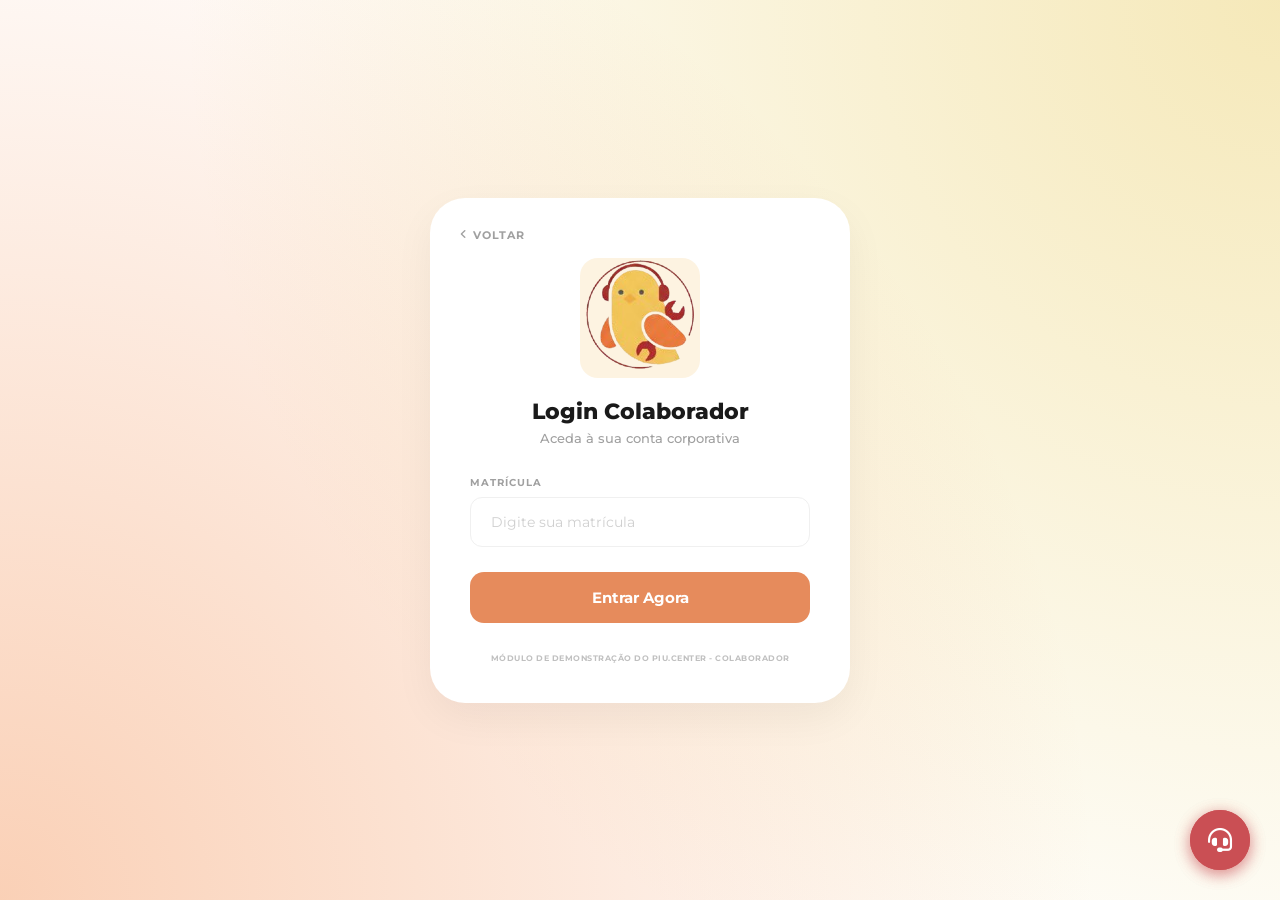
<file: html/colaborador.html>
<!DOCTYPE html>
<html lang="pt-BR">
<head>
    <meta charset="UTF-8">
    <meta name="viewport" content="width=device-width, initial-scale=1.0">
    <title>PiuCenter - Login Colaborador</title>
    <link rel="stylesheet" href="../css/colaborador.css">
    <link rel="stylesheet" href="https://cdnjs.cloudflare.com/ajax/libs/font-awesome/6.4.0/css/all.min.css">
</head>
<body>
    <main class="login-card">
        <a href="../index.html" class="back-link">
            <i class="fa-solid fa-angle-left"></i> VOLTAR
        </a>
        
        <div class="logo-wrapper">
            <img src="../img/foto.png" alt="Logo PiuCenter" class="logo">
        </div>
        
        <h1 class="title">Login Colaborador</h1>
        <p class="subtitle">Aceda à sua conta corporativa</p>

        <form id="login-form">
            <div class="input-group">
                <label for="matricula">MATRÍCULA</label>
                <input type="text" id="matricula" name="matricula" placeholder="Digite sua matrícula" autocomplete="off">
                <span class="error-message" id="error-msg">Matrícula inválida. Use apenas números.</span>
            </div>

            <button type="submit" class="btn-solid" id="submit-btn">Entrar Agora</button>
        </form>

        <p class="footer-text">MÓDULO DE DEMONSTRAÇÃO DO PIU.CENTER - COLABORADOR</p>
    </main>

    <button class="btn-suporte-flutuante" id="btn-abrir-suporte" title="Precisa de ajuda?">
        <i class="fa-solid fa-headset"></i>
    </button>

    <div class="suporte-modal-overlay" id="modal-suporte">
        <div class="suporte-modal-content">
            <button class="suporte-fechar" id="btn-fechar-suporte" title="Fechar">
                <i class="fa-solid fa-xmark"></i>
            </button>
            <h3 style="color: #2C3E50; margin-bottom: 5px; font-weight: 800; font-size: 22px;">Suporte PiuCenter</h3>
            <p style="font-size: 13px; color: #A0A0A0; margin-bottom: 25px;">Encontrou um erro ou tem alguma dúvida? Fale com o administrador do sistema.</p>
            
            <form id="form-suporte">
                <div class="form-group" style="margin-bottom: 20px;">
                    <label class="form-label">TIPO DE PROBLEMA:</label>
                    <select class="form-select" required>
                        <option value="" disabled selected>Selecione a categoria...</option>
                        <option value="erro">Bug / Erro no sistema</option>
                        <option value="duvida">Dúvida de utilização</option>
                        <option value="sugestao">Sugestão de melhoria</option>
                    </select>
                </div>
                
                <div class="form-group" style="margin-bottom: 25px;">
                    <label class="form-label">DESCRIÇÃO DO PROBLEMA:</label>
                    <textarea class="form-textarea" rows="4" placeholder="Detalhe o que aconteceu ou a sua dúvida..." required></textarea>
                </div>
                
                <button type="submit" class="btn-submit" style="width: 100%;">Enviar Mensagem</button>
            </form>
        </div>
    </div>

    <script src="../js/colaborador.js"></script>
    <script src="../js/modal.js"></script>
</body>
</html>
</file>
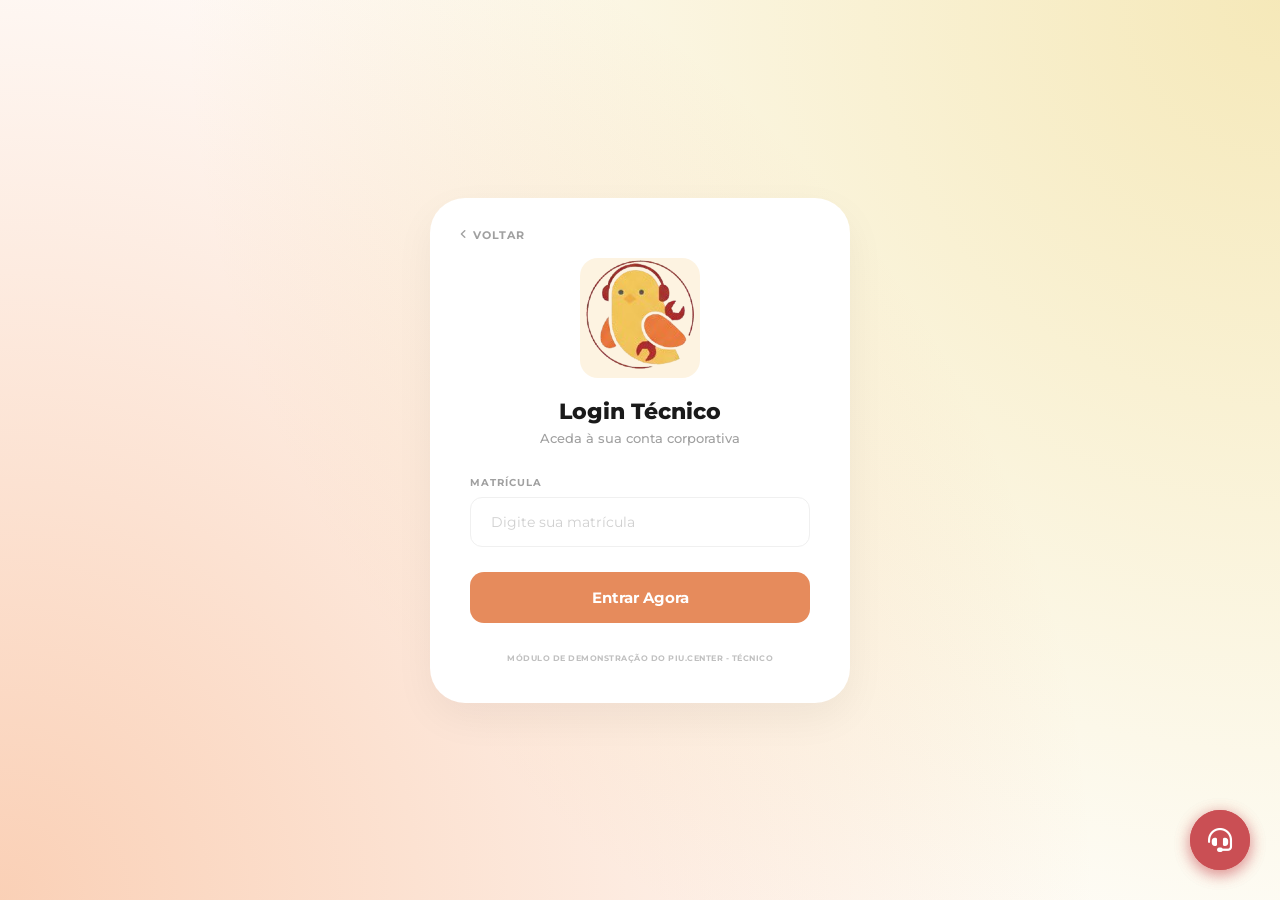
<file: html/tecnico.html>
<!DOCTYPE html>
<html lang="pt-BR">
<head>
    <meta charset="UTF-8">
    <meta name="viewport" content="width=device-width, initial-scale=1.0">
    <title>PiuCenter - Login Técnico</title>
    <link rel="stylesheet" href="../css/tecnico.css">
    <link rel="stylesheet" href="https://cdnjs.cloudflare.com/ajax/libs/font-awesome/6.4.0/css/all.min.css">
</head>
<body>
    <main class="login-card">
        <a href="../index.html" class="back-link">
            <i class="fa-solid fa-angle-left"></i> VOLTAR
        </a>
        
        <div class="logo-wrapper">
            <img src="../img/foto.png" alt="Logo PiuCenter" class="logo">
        </div>
        
        <h1 class="title">Login Técnico</h1>
        <p class="subtitle">Aceda à sua conta corporativa</p>

        <form id="login-form">
            <div class="input-group">
                <label for="matricula">MATRÍCULA</label>
                <input type="text" id="matricula" name="matricula" placeholder="Digite sua matrícula" autocomplete="off">
                <span class="error-message" id="error-msg">Matrícula inválida. Use apenas números.</span>
            </div>

            <button type="submit" class="btn-solid" id="submit-btn">Entrar Agora</button>
        </form>

        <p class="footer-text">MÓDULO DE DEMONSTRAÇÃO DO PIU.CENTER - TÉCNICO</p>
    </main>

<button class="btn-suporte-flutuante" id="btn-abrir-suporte" title="Precisa de ajuda?">
        <i class="fa-solid fa-headset"></i>
    </button>

    <div class="suporte-modal-overlay" id="modal-suporte">
        <div class="suporte-modal-content">
            <button class="suporte-fechar" id="btn-fechar-suporte" title="Fechar">
                <i class="fa-solid fa-xmark"></i>
            </button>
            <h3 style="color: #2C3E50; margin-bottom: 5px; font-weight: 800; font-size: 22px;">Suporte PiuCenter</h3>
            <p style="font-size: 13px; color: #A0A0A0; margin-bottom: 25px;">Encontrou um erro ou tem alguma dúvida? Fale com o administrador do sistema.</p>
            
            <form id="form-suporte">
                <div class="form-group" style="margin-bottom: 20px;">
                    <label class="form-label">TIPO DE PROBLEMA:</label>
                    <select class="form-select" required>
                        <option value="" disabled selected>Selecione a categoria...</option>
                        <option value="erro">Bug / Erro no sistema</option>
                        <option value="duvida">Dúvida de utilização</option>
                        <option value="sugestao">Sugestão de melhoria</option>
                    </select>
                </div>
                
                <div class="form-group" style="margin-bottom: 25px;">
                    <label class="form-label">DESCRIÇÃO DO PROBLEMA:</label>
                    <textarea class="form-textarea" rows="4" placeholder="Detalhe o que aconteceu ou a sua dúvida..." required></textarea>
                </div>
                
                <button type="submit" class="btn-submit" style="width: 100%;">Enviar Mensagem</button>
            </form>
        </div>
    </div>

    <script src="../js/tecnico.js"></script>
    <script src="../js/modal.js"></script>
</body>
</html>
</file>
<file: css/colaborador.css>
@import url('https://fonts.googleapis.com/css2?family=Montserrat:wght@400;500;700;800&display=swap');

* {
    margin: 0;
    padding: 0;
    box-sizing: border-box;
}

body {
    background-color: #ffffff;
    background-image: 
        radial-gradient(circle at bottom left, rgba(243, 138, 73, 0.4) 0%, transparent 70%),
        radial-gradient(circle at top right, rgba(231, 199, 80, 0.4) 0%, transparent 70%);
    font-family: 'Montserrat', Arial, sans-serif;
    display: flex;
    justify-content: center;
    align-items: center;
    min-height: 100vh; 
}

.login-card {
    background: #ffffff;
    border-radius: 35px;
    padding: 40px;
    box-shadow: 0 15px 40px rgba(0, 0, 0, 0.05);
    text-align: center;
    width: 100%;
    max-width: 420px;
    position: relative;
}

/* =========================================
   ELEMENTOS DE CABEÇALHO
   ========================================= */
.back-link {
    position: absolute; top: 30px; left: 30px; text-decoration: none; color: #A0A0A0; font-size: 11px;
    font-weight: 700; letter-spacing: 1px; display: flex; align-items: center; gap: 5px; transition: color 0.2s ease;
}
.back-link:hover { color: #E68B5C; }

.logo-wrapper { background-color: #FDF3E1; border-radius: 18px; display: inline-flex; justify-content: center; align-items: center; width: 120px; height: 120px; margin-bottom: 20px; margin-top: 20px; }
.logo { width: 200px; height: auto; }
.title { color: #1A1A1A; font-size: 22px; font-weight: 800; margin-bottom: 5px; }
.subtitle { color: #A0A0A0; font-size: 13px; font-weight: 500; margin-bottom: 30px; }

/* =========================================
   FORMULÁRIO E INPUTS
   ========================================= */
.input-group { text-align: left; margin-bottom: 25px; }
.input-group label { display: block; font-size: 10px; font-weight: 700; color: #A0A0A0; letter-spacing: 1px; margin-bottom: 8px; text-transform: uppercase; }
.input-group input { width: 100%; padding: 15px 20px; border: 1.5px solid #F0F0F0; border-radius: 12px; font-size: 14px; font-family: 'Montserrat', sans-serif; color: #333; outline: none; transition: border-color 0.2s ease, box-shadow 0.2s ease; }
.input-group input::placeholder { color: #D0D0D0; }
.input-group input:focus { border-color: #E68B5C; box-shadow: 0 0 0 3px rgba(230, 139, 92, 0.1); }
.input-error { border-color: #D9534F !important; }
.error-message { display: none; color: #D9534F; font-size: 11px; margin-top: 6px; font-weight: 500; }

/* =========================================
   BOTÃO E RODAPÉ
   ========================================= */
.btn-solid { background-color: #E68B5C; color: #ffffff; border: none; width: 100%; padding: 16px; border-radius: 14px; font-size: 15px; font-weight: 700; cursor: pointer; font-family: 'Montserrat', sans-serif; transition: background-color 0.2s ease, transform 0.2s ease; }
.btn-solid:hover { background-color: #D67A49; transform: translateY(-2px); }
.footer-text { margin-top: 30px; font-size: 8px; color: #C0C0C0; font-weight: 700; letter-spacing: 0.5px; }

/* =========================================
   BOTÃO FLUTUANTE E MODAL DE SUPORTE
   ========================================= */
.btn-suporte-flutuante { position: fixed; bottom: 30px; right: 30px; width: 60px; height: 60px; border-radius: 50%; background-color: #CA4F54; color: #FFFFFF; border: none; font-size: 24px; cursor: pointer; box-shadow: 0 4px 15px rgba(202, 79, 84, 0.4); transition: transform 0.2s, background-color 0.2s; z-index: 998; display: flex; align-items: center; justify-content: center; }
.btn-suporte-flutuante:hover { transform: scale(1.1); background-color: #983236; }
.suporte-modal-overlay { position: fixed; top: 0; left: 0; width: 100vw; height: 100vh; background-color: rgba(0, 0, 0, 0.5); display: none; align-items: center; justify-content: center; z-index: 999; backdrop-filter: blur(3px); }
.suporte-modal-content { background-color: #FFFFFF; border-radius: 20px; padding: 35px; width: 90%; max-width: 450px; position: relative; box-shadow: 0 15px 40px rgba(0, 0, 0, 0.1); animation: slideUpFade 0.3s ease-out forwards; font-family: 'Montserrat', Arial, sans-serif; }
@keyframes slideUpFade { from { opacity: 0; transform: translateY(20px); } to { opacity: 1; transform: translateY(0); } }
.suporte-fechar { position: absolute; top: 20px; right: 20px; background: none; border: none; font-size: 20px; color: #A0A0A0; cursor: pointer; transition: color 0.2s; }
.suporte-fechar:hover { color: #CA4F54; }
.suporte-modal-content .form-select, .suporte-modal-content .form-textarea { width: 100%; padding: 14px 18px; border: 1.5px solid #F0F0F0; border-radius: 12px; font-size: 14px; font-family: 'Montserrat', sans-serif; color: #333; outline: none; background-color: #FAFAFA; }
.suporte-modal-content .form-select:focus, .suporte-modal-content .form-textarea:focus { border-color: #E68B5C; background-color: #FFFFFF; }
.suporte-modal-content .btn-submit { background-color: #E68B5C; color: #FFFFFF; border: none; padding: 12px 30px; border-radius: 12px; font-size: 14px; font-weight: 700; cursor: pointer; font-family: 'Montserrat', sans-serif; transition: transform 0.2s, background-color 0.2s; }
.suporte-modal-content .btn-submit:hover { background-color: #D67A49; transform: translateY(-2px); }

/* =========================================
   RESPONSIVIDADE (TELA MATRÍCULA)
   ========================================= */
@media (max-width: 480px) { /* Celulares */
    .login-card { margin: 20px; padding: 40px 20px; border-radius: 25px; }
    .back-link { top: 20px; left: 20px; }
    .title { font-size: 20px; }
    .logo-wrapper { width: 90px; height: 90px; margin-top: 15px; }
    .btn-suporte-flutuante { width: 50px; height: 50px; font-size: 20px; bottom: 15px; right: 15px; }
}
@media (min-width: 1440px) { /* Monitores Grandes */
    .login-card { max-width: 500px; padding: 60px 50px; }
    .title { font-size: 28px; }
    .input-group input { padding: 18px 20px; font-size: 16px; }
    .btn-solid { font-size: 18px; padding: 20px; }
}
</file>
<file: css/tecnico.css>
@import url('https://fonts.googleapis.com/css2?family=Montserrat:wght@400;500;700;800&display=swap');

* {
    margin: 0;
    padding: 0;
    box-sizing: border-box;
}

body {
    background-color: #ffffff;
    background-image: 
        radial-gradient(circle at bottom left, rgba(243, 138, 73, 0.4) 0%, transparent 70%),
        radial-gradient(circle at top right, rgba(231, 199, 80, 0.4) 0%, transparent 70%);
    font-family: 'Montserrat', Arial, sans-serif;
    display: flex;
    justify-content: center;
    align-items: center;
    min-height: 100vh; 
}

.login-card {
    background: #ffffff;
    border-radius: 35px;
    padding: 40px;
    box-shadow: 0 15px 40px rgba(0, 0, 0, 0.05);
    text-align: center;
    width: 100%;
    max-width: 420px;
    position: relative;
}

/* =========================================
   ELEMENTOS DE CABEÇALHO
   ========================================= */
.back-link {
    position: absolute; top: 30px; left: 30px; text-decoration: none; color: #A0A0A0; font-size: 11px;
    font-weight: 700; letter-spacing: 1px; display: flex; align-items: center; gap: 5px; transition: color 0.2s ease;
}
.back-link:hover { color: #E68B5C; }

.logo-wrapper { background-color: #FDF3E1; border-radius: 18px; display: inline-flex; justify-content: center; align-items: center; width: 120px; height: 120px; margin-bottom: 20px; margin-top: 20px; }
.logo { width: 200px; height: auto; }
.title { color: #1A1A1A; font-size: 22px; font-weight: 800; margin-bottom: 5px; }
.subtitle { color: #A0A0A0; font-size: 13px; font-weight: 500; margin-bottom: 30px; }

/* =========================================
   FORMULÁRIO E INPUTS
   ========================================= */
.input-group { text-align: left; margin-bottom: 25px; }
.input-group label { display: block; font-size: 10px; font-weight: 700; color: #A0A0A0; letter-spacing: 1px; margin-bottom: 8px; text-transform: uppercase; }
.input-group input { width: 100%; padding: 15px 20px; border: 1.5px solid #F0F0F0; border-radius: 12px; font-size: 14px; font-family: 'Montserrat', sans-serif; color: #333; outline: none; transition: border-color 0.2s ease, box-shadow 0.2s ease; }
.input-group input::placeholder { color: #D0D0D0; }
.input-group input:focus { border-color: #E68B5C; box-shadow: 0 0 0 3px rgba(230, 139, 92, 0.1); }
.input-error { border-color: #D9534F !important; }
.error-message { display: none; color: #D9534F; font-size: 11px; margin-top: 6px; font-weight: 500; }

/* =========================================
   BOTÃO E RODAPÉ
   ========================================= */
.btn-solid { background-color: #E68B5C; color: #ffffff; border: none; width: 100%; padding: 16px; border-radius: 14px; font-size: 15px; font-weight: 700; cursor: pointer; font-family: 'Montserrat', sans-serif; transition: background-color 0.2s ease, transform 0.2s ease; }
.btn-solid:hover { background-color: #D67A49; transform: translateY(-2px); }
.footer-text { margin-top: 30px; font-size: 8px; color: #C0C0C0; font-weight: 700; letter-spacing: 0.5px; }

/* =========================================
   BOTÃO FLUTUANTE E MODAL DE SUPORTE
   ========================================= */
.btn-suporte-flutuante { position: fixed; bottom: 30px; right: 30px; width: 60px; height: 60px; border-radius: 50%; background-color: #CA4F54; color: #FFFFFF; border: none; font-size: 24px; cursor: pointer; box-shadow: 0 4px 15px rgba(202, 79, 84, 0.4); transition: transform 0.2s, background-color 0.2s; z-index: 998; display: flex; align-items: center; justify-content: center; }
.btn-suporte-flutuante:hover { transform: scale(1.1); background-color: #983236; }
.suporte-modal-overlay { position: fixed; top: 0; left: 0; width: 100vw; height: 100vh; background-color: rgba(0, 0, 0, 0.5); display: none; align-items: center; justify-content: center; z-index: 999; backdrop-filter: blur(3px); }
.suporte-modal-content { background-color: #FFFFFF; border-radius: 20px; padding: 35px; width: 90%; max-width: 450px; position: relative; box-shadow: 0 15px 40px rgba(0, 0, 0, 0.1); animation: slideUpFade 0.3s ease-out forwards; font-family: 'Montserrat', Arial, sans-serif; }
@keyframes slideUpFade { from { opacity: 0; transform: translateY(20px); } to { opacity: 1; transform: translateY(0); } }
.suporte-fechar { position: absolute; top: 20px; right: 20px; background: none; border: none; font-size: 20px; color: #A0A0A0; cursor: pointer; transition: color 0.2s; }
.suporte-fechar:hover { color: #CA4F54; }
.suporte-modal-content .form-select, .suporte-modal-content .form-textarea { width: 100%; padding: 14px 18px; border: 1.5px solid #F0F0F0; border-radius: 12px; font-size: 14px; font-family: 'Montserrat', sans-serif; color: #333; outline: none; background-color: #FAFAFA; }
.suporte-modal-content .form-select:focus, .suporte-modal-content .form-textarea:focus { border-color: #E68B5C; background-color: #FFFFFF; }
.suporte-modal-content .btn-submit { background-color: #E68B5C; color: #FFFFFF; border: none; padding: 12px 30px; border-radius: 12px; font-size: 14px; font-weight: 700; cursor: pointer; font-family: 'Montserrat', sans-serif; transition: transform 0.2s, background-color 0.2s; }
.suporte-modal-content .btn-submit:hover { background-color: #D67A49; transform: translateY(-2px); }

/* =========================================
   RESPONSIVIDADE (TELA MATRÍCULA)
   ========================================= */
@media (max-width: 480px) { /* Celulares */
    .login-card { margin: 20px; padding: 40px 20px; border-radius: 25px; }
    .back-link { top: 20px; left: 20px; }
    .title { font-size: 20px; }
    .logo-wrapper { width: 90px; height: 90px; margin-top: 15px; }
    .btn-suporte-flutuante { width: 50px; height: 50px; font-size: 20px; bottom: 15px; right: 15px; }
}
@media (min-width: 1440px) { /* Monitores Grandes */
    .login-card { max-width: 500px; padding: 60px 50px; }
    .title { font-size: 28px; }
    .input-group input { padding: 18px 20px; font-size: 16px; }
    .btn-solid { font-size: 18px; padding: 20px; }
}
</file>
